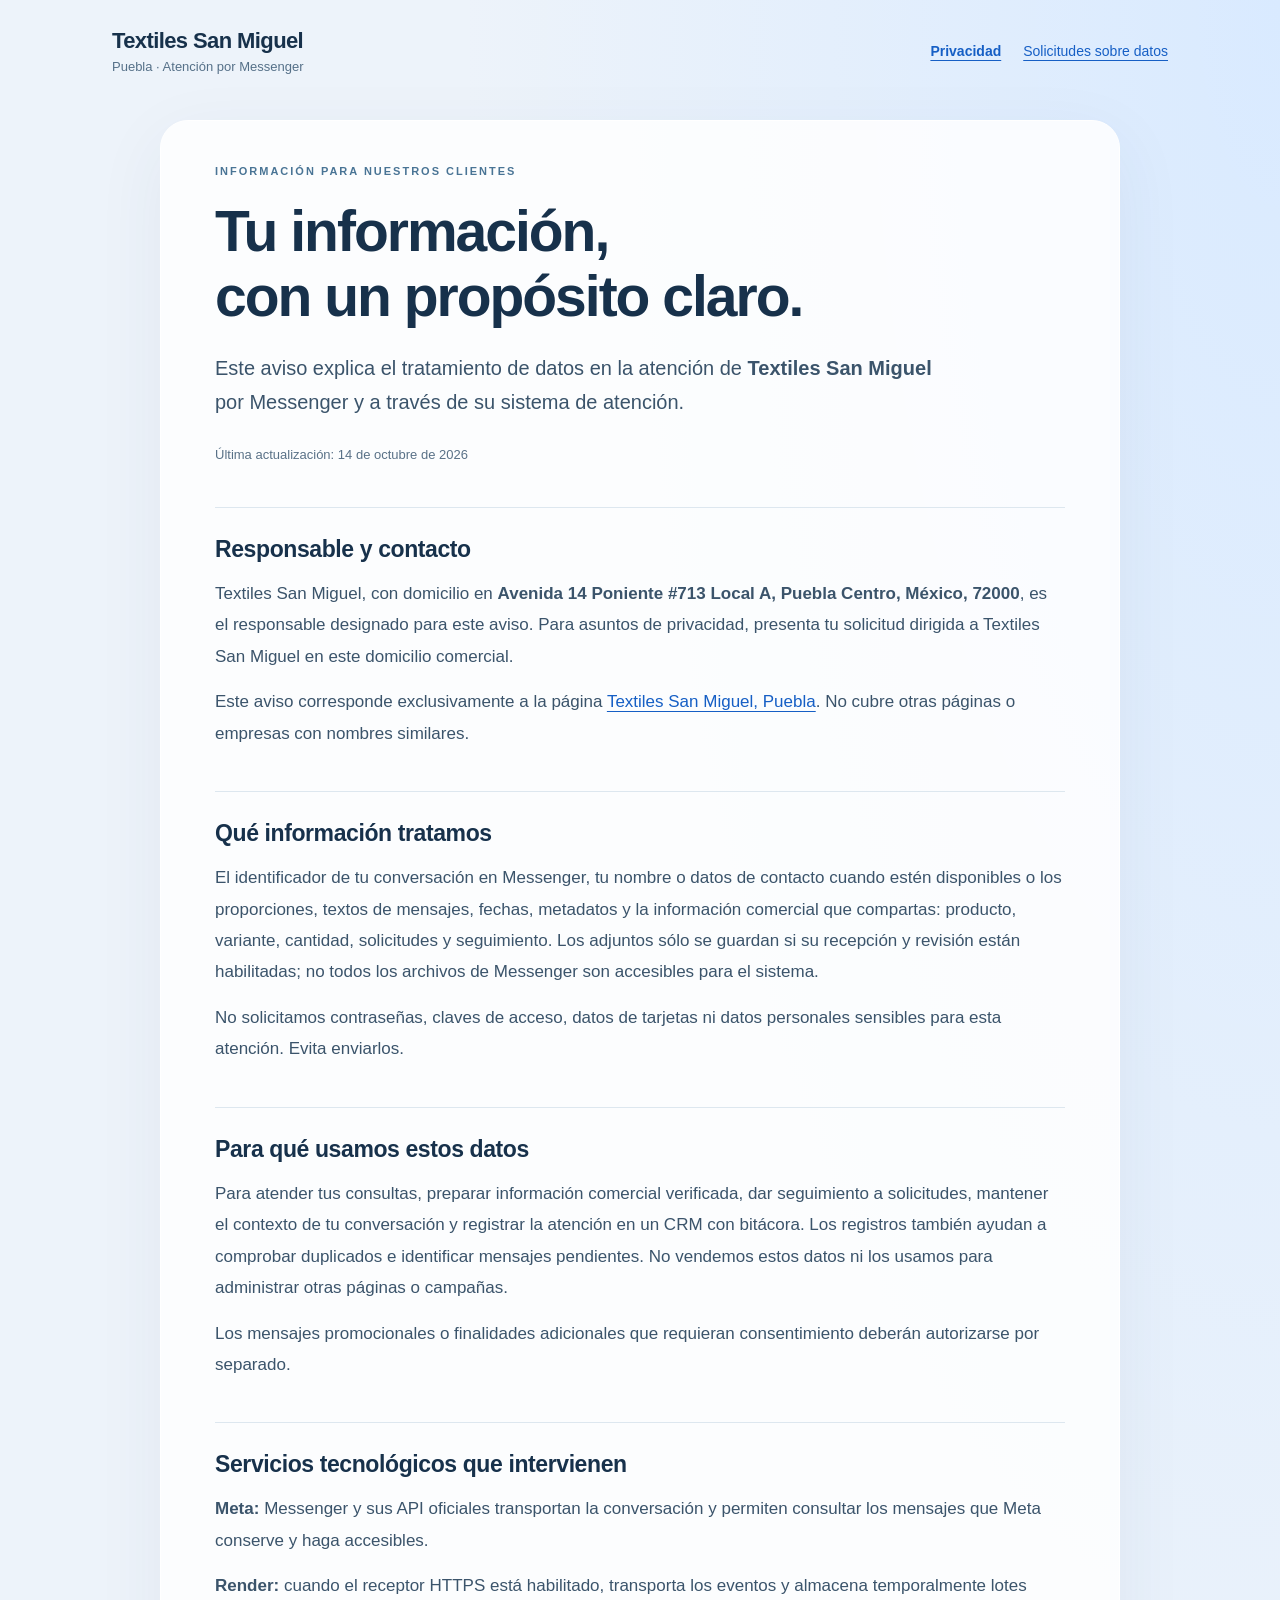
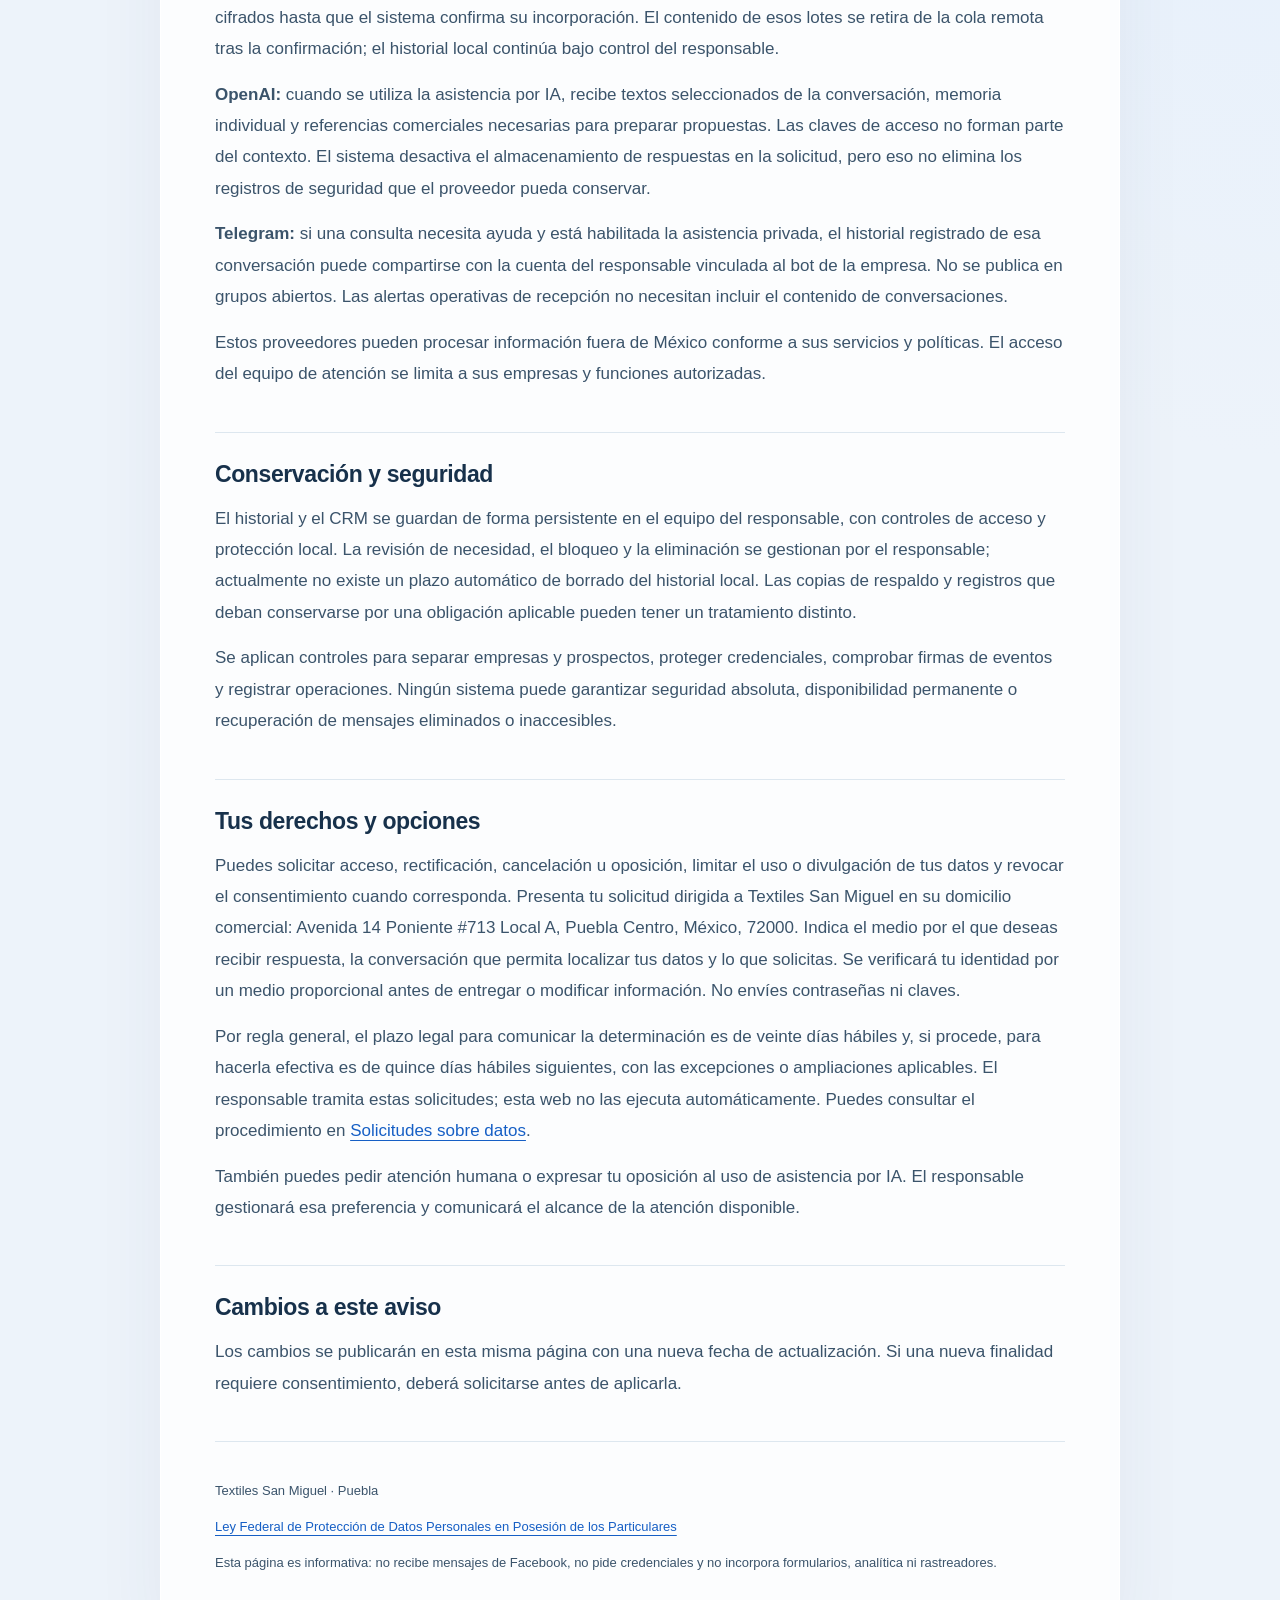
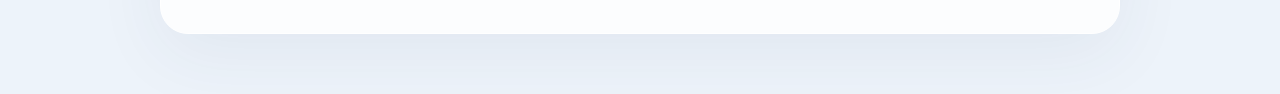
<file: index.html>
<!doctype html>
<html lang="es"><head><meta charset="utf-8"><meta name="viewport" content="width=device-width, initial-scale=1"><meta name="description" content="Aviso de privacidad de Textiles San Miguel para la atención por Messenger mediante su sistema de atención."><title>Privacidad · Textiles San Miguel</title><link rel="stylesheet" href="style.css"></head><body>
<header><a class="brand" href="index.html">Textiles San Miguel<span>Puebla · Atención por Messenger</span></a><nav aria-label="Información pública"><a aria-current="page" href="index.html">Privacidad</a><a href="eliminacion.html">Solicitudes sobre datos</a></nav></header>
<main><div class="eyebrow">INFORMACIÓN PARA NUESTROS CLIENTES</div><h1>Tu información,<br>con un propósito claro.</h1><p class="intro">Este aviso explica el tratamiento de datos en la atención de <strong>Textiles San Miguel</strong> por Messenger y a través de su sistema de atención.</p><p class="date">Última actualización: 14 de octubre de 2026</p>
<section><h2>Responsable y contacto</h2><p>Textiles San Miguel, con domicilio en <strong>Avenida 14 Poniente #713 Local A, Puebla Centro, México, 72000</strong>, es el responsable designado para este aviso. Para asuntos de privacidad, presenta tu solicitud dirigida a Textiles San Miguel en este domicilio comercial.</p><p>Este aviso corresponde exclusivamente a la página <a href="https://www.facebook.com/textilessanmiguelpuebla/">Textiles San Miguel, Puebla</a>. No cubre otras páginas o empresas con nombres similares.</p></section>
<section><h2>Qué información tratamos</h2><p>El identificador de tu conversación en Messenger, tu nombre o datos de contacto cuando estén disponibles o los proporciones, textos de mensajes, fechas, metadatos y la información comercial que compartas: producto, variante, cantidad, solicitudes y seguimiento. Los adjuntos sólo se guardan si su recepción y revisión están habilitadas; no todos los archivos de Messenger son accesibles para el sistema.</p><p>No solicitamos contraseñas, claves de acceso, datos de tarjetas ni datos personales sensibles para esta atención. Evita enviarlos.</p></section>
<section><h2>Para qué usamos estos datos</h2><p>Para atender tus consultas, preparar información comercial verificada, dar seguimiento a solicitudes, mantener el contexto de tu conversación y registrar la atención en un CRM con bitácora. Los registros también ayudan a comprobar duplicados e identificar mensajes pendientes. No vendemos estos datos ni los usamos para administrar otras páginas o campañas.</p><p>Los mensajes promocionales o finalidades adicionales que requieran consentimiento deberán autorizarse por separado.</p></section>
<section><h2>Servicios tecnológicos que intervienen</h2><p><strong>Meta:</strong> Messenger y sus API oficiales transportan la conversación y permiten consultar los mensajes que Meta conserve y haga accesibles.</p><p><strong>Render:</strong> cuando el receptor HTTPS está habilitado, transporta los eventos y almacena temporalmente lotes cifrados hasta que el sistema confirma su incorporación. El contenido de esos lotes se retira de la cola remota tras la confirmación; el historial local continúa bajo control del responsable.</p><p><strong>OpenAI:</strong> cuando se utiliza la asistencia por IA, recibe textos seleccionados de la conversación, memoria individual y referencias comerciales necesarias para preparar propuestas. Las claves de acceso no forman parte del contexto. El sistema desactiva el almacenamiento de respuestas en la solicitud, pero eso no elimina los registros de seguridad que el proveedor pueda conservar.</p><p><strong>Telegram:</strong> si una consulta necesita ayuda y está habilitada la asistencia privada, el historial registrado de esa conversación puede compartirse con la cuenta del responsable vinculada al bot de la empresa. No se publica en grupos abiertos. Las alertas operativas de recepción no necesitan incluir el contenido de conversaciones.</p><p>Estos proveedores pueden procesar información fuera de México conforme a sus servicios y políticas. El acceso del equipo de atención se limita a sus empresas y funciones autorizadas.</p></section>
<section><h2>Conservación y seguridad</h2><p>El historial y el CRM se guardan de forma persistente en el equipo del responsable, con controles de acceso y protección local. La revisión de necesidad, el bloqueo y la eliminación se gestionan por el responsable; actualmente no existe un plazo automático de borrado del historial local. Las copias de respaldo y registros que deban conservarse por una obligación aplicable pueden tener un tratamiento distinto.</p><p>Se aplican controles para separar empresas y prospectos, proteger credenciales, comprobar firmas de eventos y registrar operaciones. Ningún sistema puede garantizar seguridad absoluta, disponibilidad permanente o recuperación de mensajes eliminados o inaccesibles.</p></section>
<section><h2>Tus derechos y opciones</h2><p>Puedes solicitar acceso, rectificación, cancelación u oposición, limitar el uso o divulgación de tus datos y revocar el consentimiento cuando corresponda. Presenta tu solicitud dirigida a Textiles San Miguel en su domicilio comercial: Avenida 14 Poniente #713 Local A, Puebla Centro, México, 72000. Indica el medio por el que deseas recibir respuesta, la conversación que permita localizar tus datos y lo que solicitas. Se verificará tu identidad por un medio proporcional antes de entregar o modificar información. No envíes contraseñas ni claves.</p><p>Por regla general, el plazo legal para comunicar la determinación es de veinte días hábiles y, si procede, para hacerla efectiva es de quince días hábiles siguientes, con las excepciones o ampliaciones aplicables. El responsable tramita estas solicitudes; esta web no las ejecuta automáticamente. Puedes consultar el procedimiento en <a href="eliminacion.html">Solicitudes sobre datos</a>.</p><p>También puedes pedir atención humana o expresar tu oposición al uso de asistencia por IA. El responsable gestionará esa preferencia y comunicará el alcance de la atención disponible.</p></section>
<section><h2>Cambios a este aviso</h2><p>Los cambios se publicarán en esta misma página con una nueva fecha de actualización. Si una nueva finalidad requiere consentimiento, deberá solicitarse antes de aplicarla.</p></section>
<footer><p>Textiles San Miguel · Puebla</p><a href="https://www.diputados.gob.mx/LeyesBiblio/pdf/LFPDPPP.pdf">Ley Federal de Protección de Datos Personales en Posesión de los Particulares</a><p>Esta página es informativa: no recibe mensajes de Facebook, no pide credenciales y no incorpora formularios, analítica ni rastreadores.</p></footer>
</main></body></html>
</file>
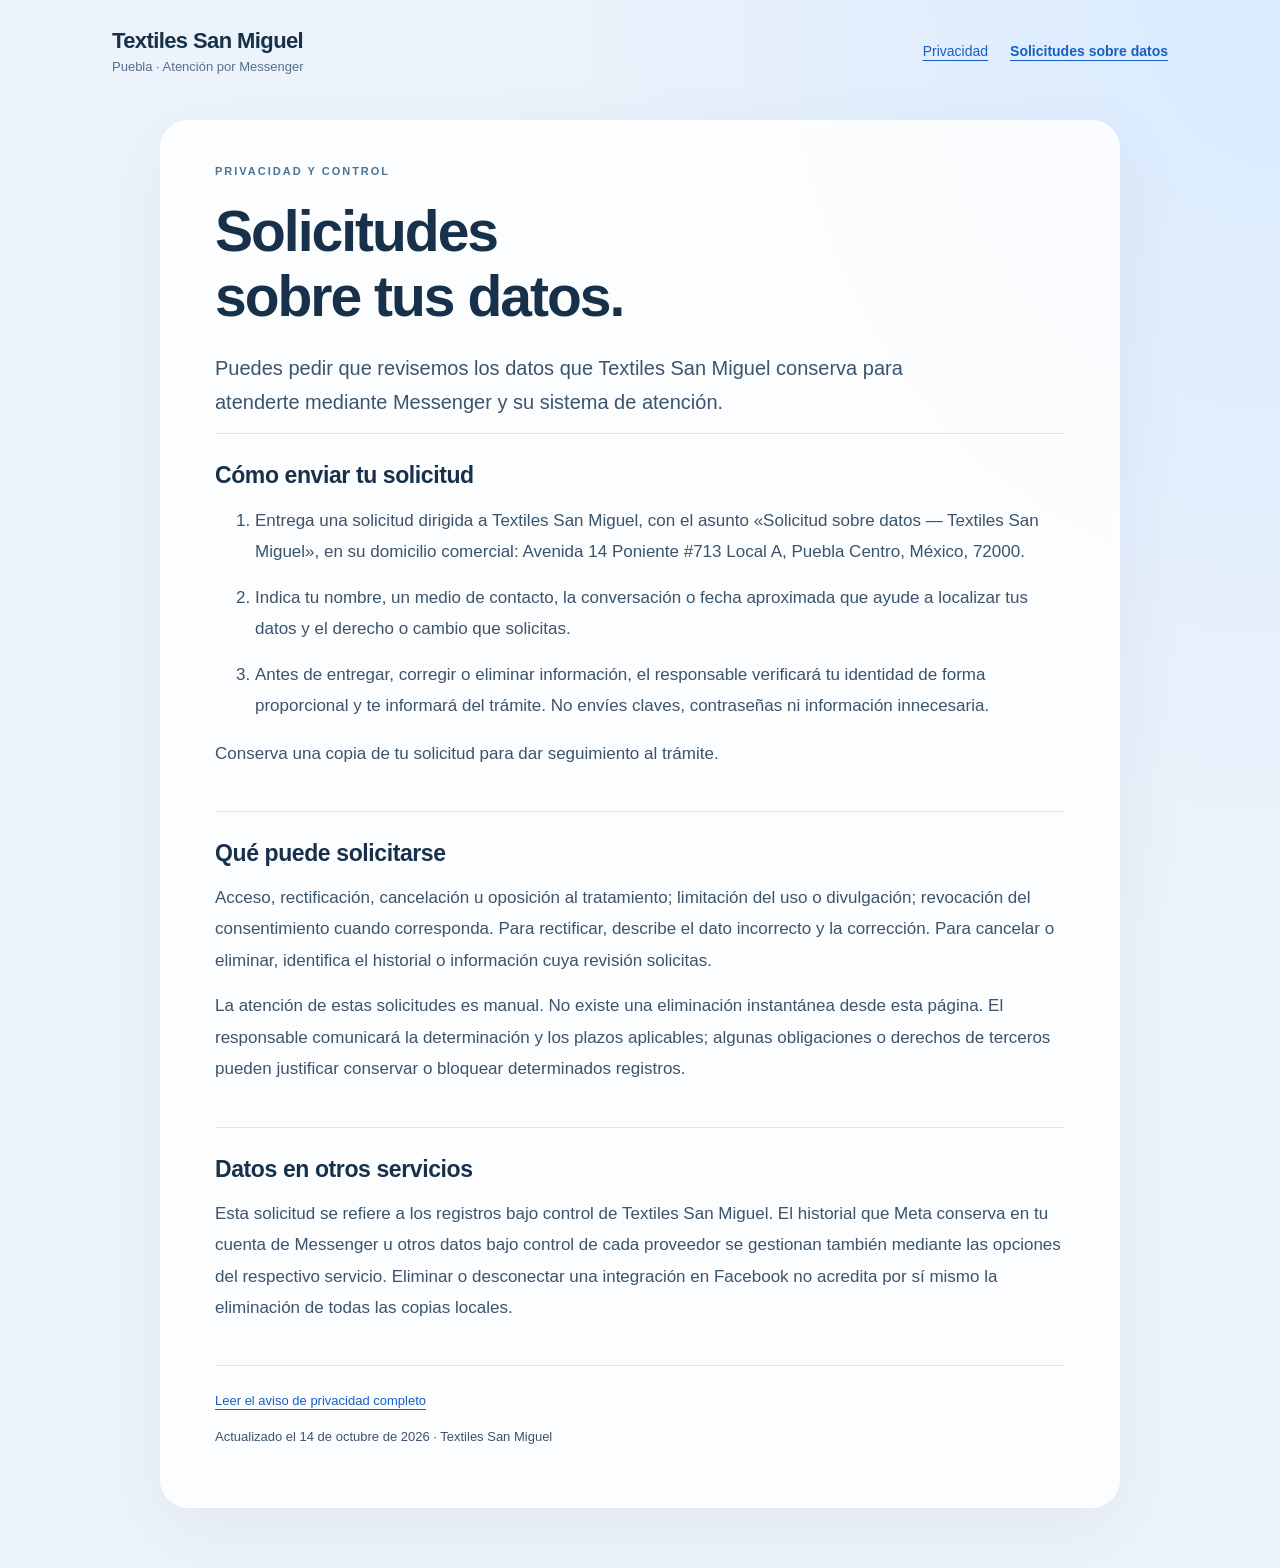
<file: eliminacion.html>
<!doctype html>
<html lang="es"><head><meta charset="utf-8"><meta name="viewport" content="width=device-width, initial-scale=1"><meta name="description" content="Cómo solicitar acceso, rectificación, cancelación u oposición sobre los datos de atención de Textiles San Miguel."><title>Solicitudes sobre datos · Textiles San Miguel</title><link rel="stylesheet" href="style.css"></head><body>
<header><a class="brand" href="index.html">Textiles San Miguel<span>Puebla · Atención por Messenger</span></a><nav aria-label="Información pública"><a href="index.html">Privacidad</a><a aria-current="page" href="eliminacion.html">Solicitudes sobre datos</a></nav></header><main>
<div class="eyebrow">PRIVACIDAD Y CONTROL</div><h1>Solicitudes<br>sobre tus datos.</h1><p class="intro">Puedes pedir que revisemos los datos que Textiles San Miguel conserva para atenderte mediante Messenger y su sistema de atención.</p>
<section><h2>Cómo enviar tu solicitud</h2><ol><li>Entrega una solicitud dirigida a Textiles San Miguel, con el asunto «Solicitud sobre datos — Textiles San Miguel», en su domicilio comercial: Avenida 14 Poniente #713 Local A, Puebla Centro, México, 72000.</li><li>Indica tu nombre, un medio de contacto, la conversación o fecha aproximada que ayude a localizar tus datos y el derecho o cambio que solicitas.</li><li>Antes de entregar, corregir o eliminar información, el responsable verificará tu identidad de forma proporcional y te informará del trámite. No envíes claves, contraseñas ni información innecesaria.</li></ol><p>Conserva una copia de tu solicitud para dar seguimiento al trámite.</p></section>
<section><h2>Qué puede solicitarse</h2><p>Acceso, rectificación, cancelación u oposición al tratamiento; limitación del uso o divulgación; revocación del consentimiento cuando corresponda. Para rectificar, describe el dato incorrecto y la corrección. Para cancelar o eliminar, identifica el historial o información cuya revisión solicitas.</p><p>La atención de estas solicitudes es manual. No existe una eliminación instantánea desde esta página. El responsable comunicará la determinación y los plazos aplicables; algunas obligaciones o derechos de terceros pueden justificar conservar o bloquear determinados registros.</p></section>
<section><h2>Datos en otros servicios</h2><p>Esta solicitud se refiere a los registros bajo control de Textiles San Miguel. El historial que Meta conserva en tu cuenta de Messenger u otros datos bajo control de cada proveedor se gestionan también mediante las opciones del respectivo servicio. Eliminar o desconectar una integración en Facebook no acredita por sí mismo la eliminación de todas las copias locales.</p></section>
<footer><a href="index.html">Leer el aviso de privacidad completo</a><p>Actualizado el 14 de octubre de 2026 · Textiles San Miguel</p></footer>
</main></body></html>
</file>
<file: style.css>
:root{font-family:Segoe UI,Arial,sans-serif;color:#17314b;background:#edf3fa;font-synthesis:none}*{box-sizing:border-box}body{margin:0;background:radial-gradient(ellipse at 100% 0,#d9eaff,transparent 45%),#edf3fa}a{color:#165fc5;text-underline-offset:4px}a:focus-visible{outline:3px solid #478ff2;outline-offset:5px}header{max-width:1120px;margin:auto;padding:28px 32px;display:flex;justify-content:space-between;gap:30px;align-items:center}.brand{font-size:22px;font-weight:700;letter-spacing:-.6px;text-decoration:none;color:#17314b}.brand span{display:block;margin-top:5px;font-size:13px;font-weight:400;letter-spacing:0;color:#557088}nav{display:flex;gap:22px;font-size:14px}nav a[aria-current]{font-weight:700}main{max-width:960px;margin:18px auto 60px;padding:44px 54px;border:1px solid #fff;border-radius:28px;background:rgba(255,255,255,.85);box-shadow:0 20px 70px #29405b10}.eyebrow{font-size:11px;letter-spacing:2px;font-weight:700;color:#497495}h1{font-size:clamp(36px,5vw,57px);line-height:1.14;letter-spacing:-2px;margin:22px 0}h2{font-size:23px;letter-spacing:-.4px;margin:0 0 15px}p,li{font-size:17px;line-height:1.85;color:#3b546b}p{margin:14px 0}.intro{font-size:20px;line-height:1.7;max-width:750px}.date{font-size:13px;color:#597187;margin:24px 0 40px}section{padding:28px 0;border-top:1px solid #dde7ef}li{margin:14px 0}footer{border-top:1px solid #dde7ef;padding-top:24px;font-size:13px;color:#597187}footer p,footer a{font-size:13px;line-height:1.7}@media(max-width:680px){header{padding:22px;align-items:flex-start;flex-direction:column;gap:18px}main{margin:4px 12px 32px;padding:30px 24px;border-radius:22px}h1{letter-spacing:-1px}nav{gap:18px}p,li{font-size:16px}}
</file>
